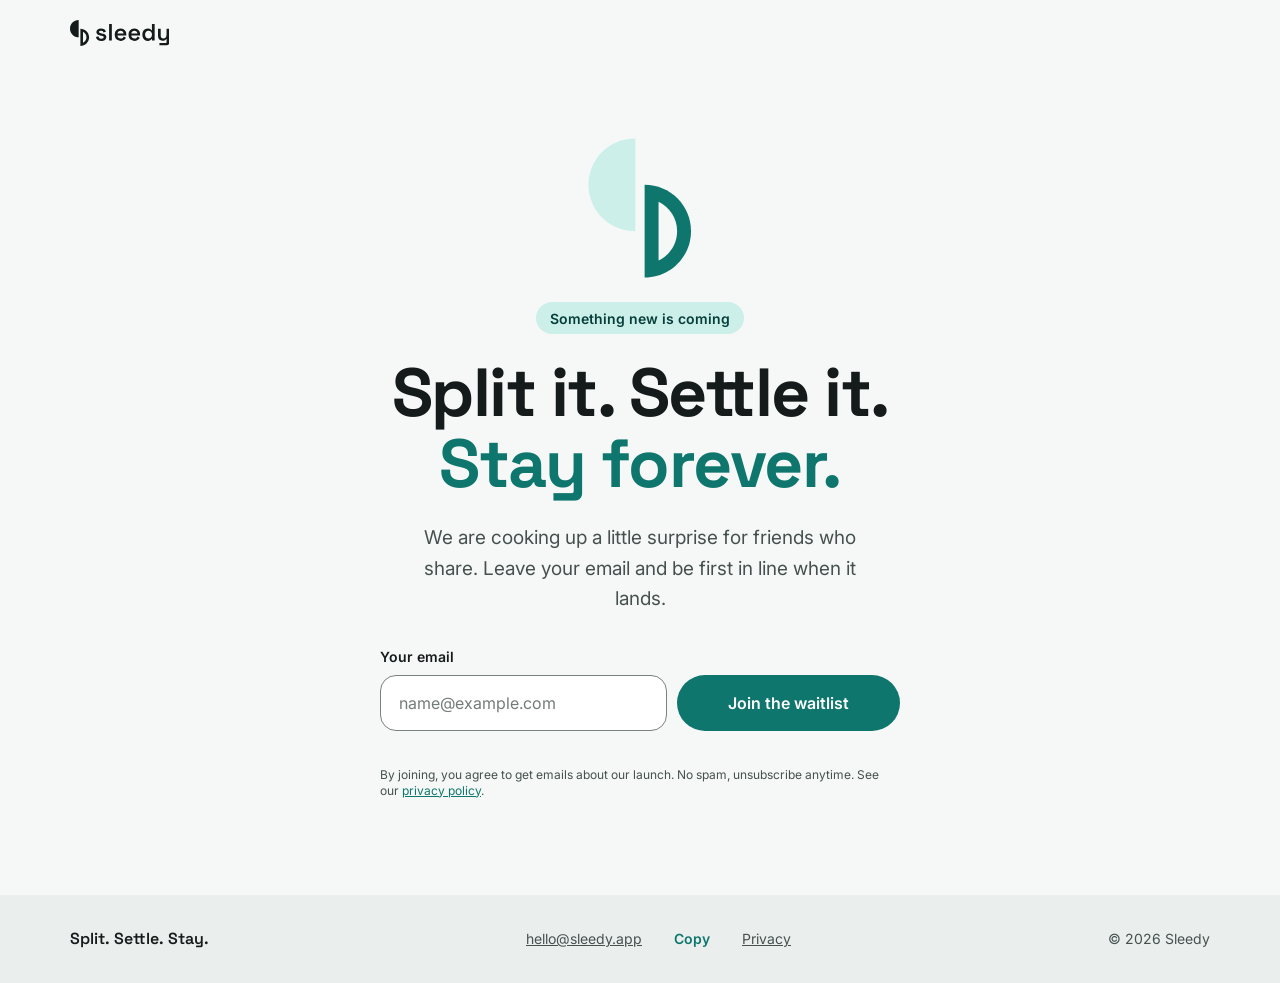
<file: index.html>
<!doctype html>
<html lang="en">
<head>
<meta charset="utf-8">
<meta name="viewport" content="width=device-width, initial-scale=1">
<title>Sleedy App: Official Website | Split. Settle. Stay.</title>
<meta name="description" content="Official website of the Sleedy App, a group expense splitting app for friends who share. Join the waitlist and be first in line.">
<meta property="og:site_name" content="Sleedy App">
<meta property="og:title" content="Sleedy App: Official Website">
<meta property="og:description" content="Split. Settle. Stay. Join the waitlist for a surprise.">
<meta property="og:url" content="https://sleedy.app/">
<link rel="canonical" href="https://sleedy.app/">
<meta name="theme-color" content="#0F766E">
<link rel="preconnect" href="https://fonts.googleapis.com">
<link rel="preconnect" href="https://fonts.gstatic.com" crossorigin>
<link rel="stylesheet" href="https://fonts.googleapis.com/css2?family=Inter:wght@400;500;600;700&amp;family=Space+Grotesk:wght@500;600;700&amp;display=swap">
<link rel="stylesheet" href="/assets/site.css">
</head>
<body>
<header>
<div style="max-width: 1180px; margin: 0 auto; padding: 20px; display: flex; align-items: center">
<a href="/" aria-label="Sleedy home" style="display: inline-flex"><svg viewBox="0 0 763.6 200" height="26" fill="currentColor" style="display: block; height: 26px; width: auto; color: var(--on-s)" role="img" aria-label="Sleedy"><path d="M146.7 133.3C146.7 170.2 116.8 200 80 200V66.7C116.8 66.7 146.7 96.5 146.7 133.3ZM66.7 0V133.3C29.9 133.3 0 103.5 0 66.7C0 29.9 29.9 0 66.7 0ZM126.7 133.3C126.7 114.7 115.8 98.7 100 91.2V175.5C115.8 168 126.7 151.9 126.7 133.3Z"></path><path d="M597.9 160.6Q586.9 160.6 577.4 155.2Q567.9 149.8 562.3 139.3Q556.6 128.9 556.6 114.3V111.4Q556.6 96.7 562.3 86.3Q567.9 75.9 577.3 70.5Q586.8 65.1 597.9 65.1Q606.3 65.1 612.2 67.1Q618 69.1 621.6 72.2Q625.2 75.3 627.2 79H630.3V30H651.1V158H630.6V146.1H627.5Q624.2 151.6 617.5 156.1Q610.7 160.6 597.9 160.6ZM687.9 194.6V176.3H737.8Q742.9 176.3 742.9 170.8V145.6H739.8Q738.4 148.9 735.1 152.1Q731.8 155.3 726.3 157.4Q720.8 159.5 712.4 159.5Q702 159.5 693.9 154.8Q685.9 150.1 681.5 141.6Q677.1 133.1 677.1 121.8V67.7H697.9V120.2Q697.9 131.1 703.3 136.4Q708.7 141.7 718.6 141.7Q729.8 141.7 736.2 134.4Q742.7 127.1 742.7 113.4V67.7H763.6V175.2Q763.6 184.2 758.5 189.4Q753.3 194.6 744.6 194.6ZM389.8 160.6Q376.3 160.6 366 154.8Q355.6 149 349.9 138.5Q344.1 128 344.1 113.9V111.7Q344.1 97.5 349.8 87Q355.4 76.6 365.7 70.9Q375.9 65.1 389.3 65.1Q402.4 65.1 412.3 70.9Q422.2 76.6 427.7 87Q433.2 97.5 433.2 111.4V118.9H365.3Q365.7 129.5 372.8 135.9Q379.9 142.3 390.4 142.3Q400.6 142.3 405.6 137.8Q410.5 133.3 413 127.7L430.4 136.6Q427.9 141.5 423 147.1Q418.2 152.7 410.1 156.6Q402.1 160.6 389.8 160.6ZM496.1 160.6Q482.5 160.6 472.2 154.8Q461.9 149 456.1 138.5Q450.4 128 450.4 113.9V111.7Q450.4 97.5 456 87Q461.7 76.6 471.9 70.9Q482.2 65.1 495.5 65.1Q508.7 65.1 518.5 70.9Q528.4 76.6 533.9 87Q539.4 97.5 539.4 111.4V118.9H471.6Q471.9 129.5 479.1 135.9Q486.2 142.3 496.6 142.3Q506.9 142.3 511.8 137.8Q516.7 133.3 519.3 127.7L536.7 136.6Q534.1 141.5 529.2 147.1Q524.4 152.7 516.4 156.6Q508.3 160.6 496.1 160.6ZM242.1 160.6Q224.5 160.6 213.2 152.9Q201.8 145.2 199.5 130.4L218.8 125.5Q220.1 132.4 223.4 136.4Q226.7 140.4 231.6 142.1Q236.4 143.7 242.1 143.7Q250.7 143.7 255 140.6Q259.3 137.5 259.3 132.8Q259.3 127.8 255.2 125.5Q251 123.1 242.6 121.4L236.9 120.5Q227.6 118.7 219.9 115.5Q212.3 112.3 207.6 106.7Q202.9 101.1 202.9 92.5Q202.9 79.4 212.7 72.2Q222.5 65.1 238.4 65.1Q253.6 65.1 263.5 71.9Q273.3 78.6 276.3 90L256.9 95.8Q255.4 88.2 250.5 85Q245.6 81.8 238.4 81.8Q231.1 81.8 227.2 84.3Q223.2 86.9 223.2 91.6Q223.2 96.4 227.3 98.8Q231.3 101.1 238.1 102.2L243.7 103.3Q253.8 105.2 261.9 108.1Q270.1 111 274.8 116.5Q279.6 122 279.6 131.3Q279.6 145.4 269.4 153Q259.3 160.6 242.1 160.6ZM300.8 158V30H321.8V158ZM604.1 142.3Q615.5 142.3 623 134.9Q630.5 127.5 630.5 113.8V111.9Q630.5 98 623.1 90.7Q615.6 83.4 604.1 83.4Q592.8 83.4 585.2 90.7Q577.6 98 577.6 111.9V113.8Q577.6 127.5 585.2 134.9Q592.8 142.3 604.1 142.3ZM365.5 103H411.8Q411 94 404.9 88.7Q398.8 83.4 389.1 83.4Q379 83.4 373 88.7Q367 94 365.5 103ZM471.7 103H518Q517.3 94 511.1 88.7Q505 83.4 495.3 83.4Q485.3 83.4 479.2 88.7Q473.2 94 471.7 103Z"></path></svg></a>
</div>
</header>
<main style="flex: 1 0 auto; display: flex; align-items: center">
<section aria-labelledby="hero-title" style="max-width: 640px; width: 100%; margin: 0 auto; padding: clamp(24px, 6vw, 72px) 20px clamp(48px, 8vw, 96px); display: flex; flex-direction: column; align-items: center; text-align: center; gap: 24px">
<button type="button" id="logo-btn" class="lr-btn tap lr-run" aria-label="Replay the Sleedy logo animation" style="width: 176px; height: 140px; display: flex; align-items: center; justify-content: center"><span style="display: flex; align-items: center; justify-content: center"><svg class="lr" viewBox="40 8 176 240" width="102" height="140" aria-hidden="true" focusable="false"><g class="lr-sx"><g class="lr-sy"><path class="lr-s" d="M129 48V208C128.7 208 128.3 208 128 208C83.8 208 48 172.2 48 128C48 83.8 83.8 48 128 48C128.3 48 128.7 48 129 48Z"></path></g></g><g class="lr-dx"><g class="lr-dy"><path class="lr-d" d="M208 128C208 172.2 172.2 208 128 208V48C172.2 48 208 83.8 208 128Z"></path><g transform="translate(152 128)"><path class="lr-h" d="M32 0C32 22.3 18.9 41.6 0 50.6V-50.6C18.9 -41.6 32 -22.3 32 0Z"></path></g></g></g></svg></span></button>
<span class="pill p" style="height: 32px; padding: 0 14px; font-size: 14px">Something new is coming</span>
<h1 id="hero-title" class="disp" style="margin: 0; font-size: clamp(40px, 9vw, 68px); line-height: 1.04; letter-spacing: -1.5px">Split it. Settle it.<br><span style="color: var(--primary)">Stay forever.</span></h1>
<p class="bl mut" style="margin: 0; font-size: clamp(17px, 2.4vw, 19px); line-height: 1.6; max-width: 480px">We are cooking up a little surprise for friends who share. Leave your email and be first in line when it lands.</p>

<form id="wl-form" novalidate aria-labelledby="hero-title" style="width: 100%; max-width: 520px; display: flex; flex-direction: column; align-items: stretch; gap: 8px; text-align: left; margin-top: 8px">
<label for="wl-email" class="bm" style="font-weight: 600; color: var(--on-s)">Your email</label>
<div style="display: flex; flex-wrap: wrap; gap: 10px">
<input id="wl-email" class="wl-in" type="email" name="email" required inputmode="email" autocomplete="email" autocapitalize="none" spellcheck="false" enterkeyhint="go" placeholder="name@example.com" aria-describedby="wl-err wl-note" style="flex: 1 1 240px; min-width: 0; min-height: 56px; padding: 0 18px; border-radius: 16px; border: 1.5px solid var(--outline); background: var(--surface); color: var(--on-s); font: 400 16px/24px Inter, system-ui, sans-serif">
<div class="hp" aria-hidden="true"><label>Leave this empty <input type="text" name="website" tabindex="-1" autocomplete="off"></label></div>
<button type="submit" id="wl-btn" class="btn filled tap" style="flex: 1 0 auto; min-height: 56px; padding: 0 28px; font-size: 16px">Join the waitlist</button>
</div>
<p id="wl-err" class="bm" aria-live="polite" style="margin: 0; min-height: 20px; color: var(--error)"></p>
<p id="wl-note" class="bs mut" style="margin: 0">By joining, you agree to get emails about our launch. No spam, unsubscribe anytime. See our <a href="/privacy/">privacy policy</a>.</p>
</form>

<div id="wl-done" role="status" hidden style="width: 100%; max-width: 520px; display: flex; flex-direction: column; align-items: center; gap: 12px; padding: 24px; margin-top: 8px; border-radius: 24px; background: var(--primary-c); color: var(--on-primary-c)">
<svg width="32" height="32" viewBox="0 0 24 24" fill="none" stroke="currentColor" stroke-width="2.4" stroke-linecap="round" stroke-linejoin="round" aria-hidden="true"><path d="M5 12.5l4.5 4.5L19 7.5"></path></svg>
<p class="tl" style="margin: 0; font-family: 'Space Grotesk', sans-serif; font-size: 24px; font-weight: 700">You're on the list!</p>
<p class="bl" style="margin: 0">Keep an eye on <span id="wl-who"></span>. The surprise is on its way.</p>
<button type="button" id="wl-reset" class="btn txt tap" style="min-height: 48px; color: var(--on-primary-c)">Use a different email</button>
</div>
</section>
</main>
<footer style="background: var(--s-c)">
<div style="max-width: 1180px; margin: 0 auto; padding: 20px; display: flex; flex-wrap: wrap; justify-content: space-between; align-items: center; gap: 8px 24px; font-size: 14px; color: var(--on-s-v)">
<span class="tm" style="font-family: 'Space Grotesk', sans-serif; color: var(--on-s)">Split. Settle. Stay.</span>
<span style="display: inline-flex; flex-wrap: wrap; align-items: center; gap: 4px 16px">
<a href="mailto:hello@sleedy.app" class="tap" style="color: var(--on-s-v); min-height: 48px; display: inline-flex; align-items: center">hello@sleedy.app</a>
<button type="button" id="copy-email" class="btn txt sm tap" aria-label="Copy email address hello@sleedy.app" style="min-height: 48px" hidden>Copy</button>
<a href="/privacy/" class="tap" style="color: var(--on-s-v); min-height: 48px; display: inline-flex; align-items: center">Privacy</a>
</span>
<span>© 2026 Sleedy</span>
</div>
</footer>
<script src="/assets/config.js"></script>
<script src="/assets/site.js"></script>
</body>
</html>
</file>
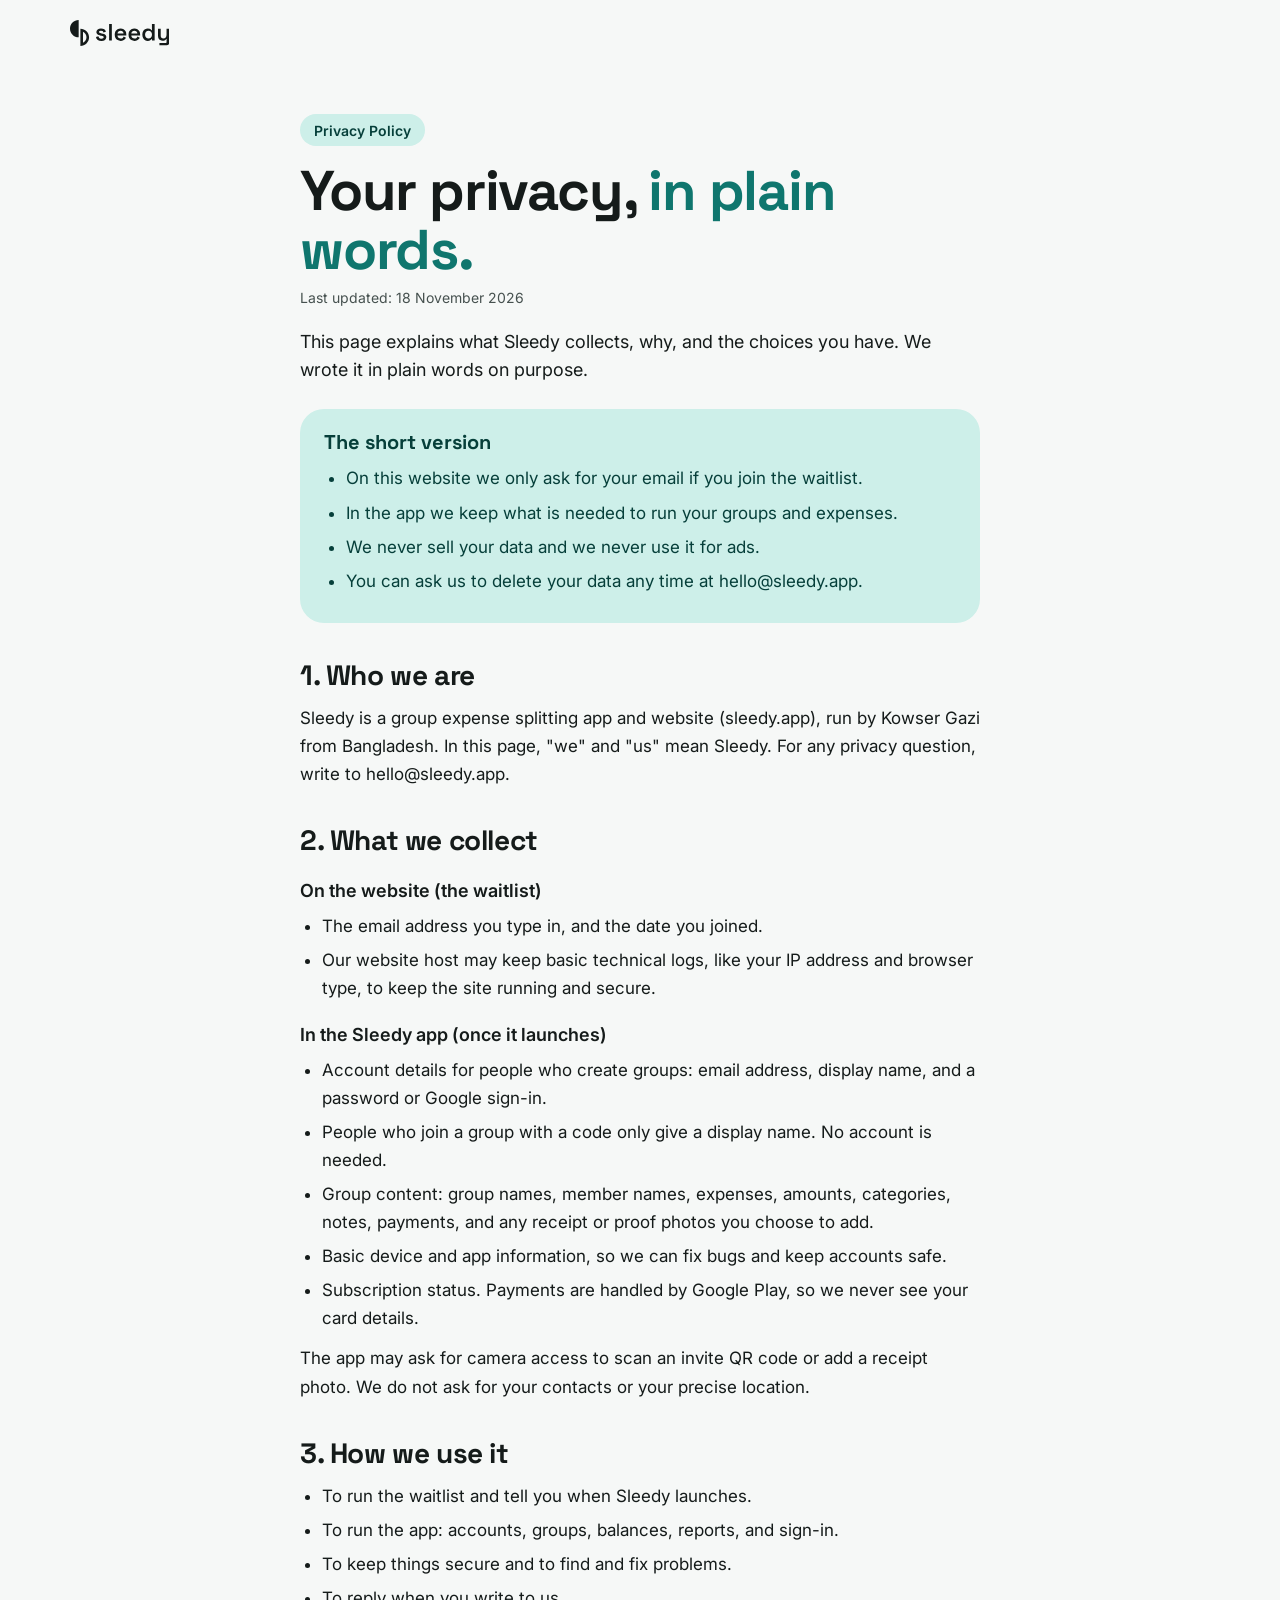
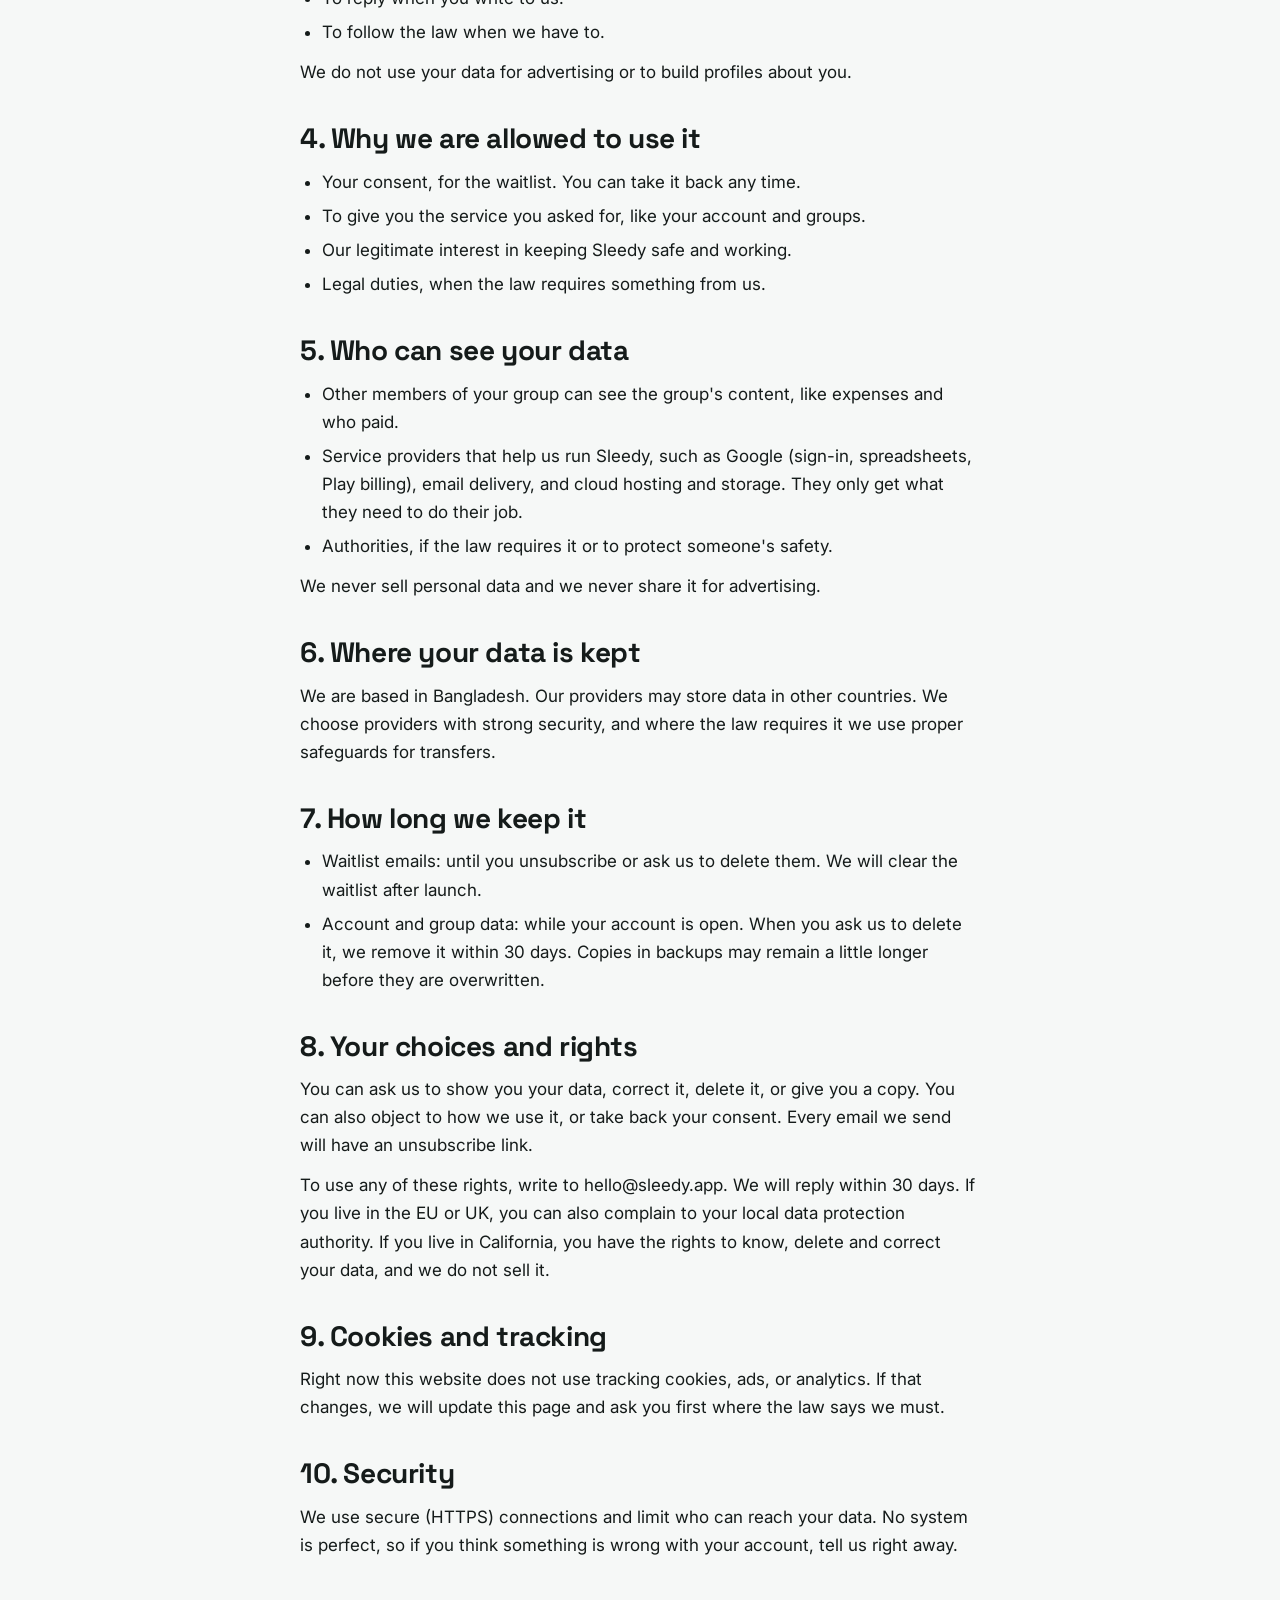
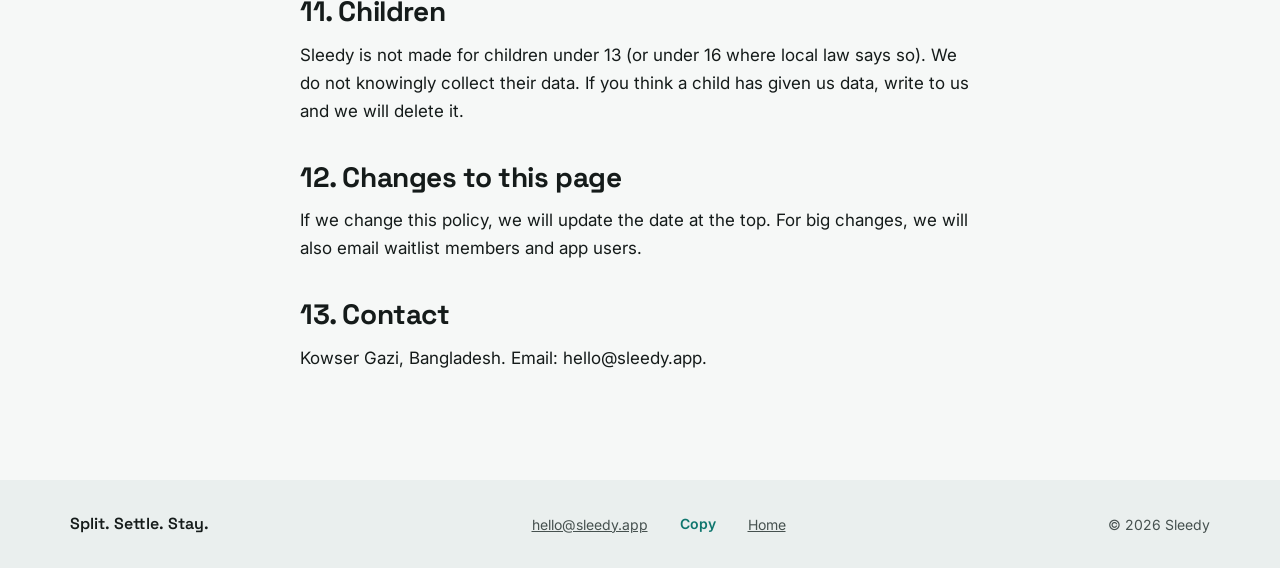
<file: privacy/index.html>
<!doctype html>
<html lang="en">
<head>
<meta charset="utf-8">
<meta name="viewport" content="width=device-width, initial-scale=1">
<title>Privacy Policy | Sleedy App Official Website</title>
<meta name="description" content="How Sleedy handles your data, in plain words.">
<meta name="theme-color" content="#0F766E">
<link rel="preconnect" href="https://fonts.googleapis.com">
<link rel="preconnect" href="https://fonts.gstatic.com" crossorigin>
<link rel="stylesheet" href="https://fonts.googleapis.com/css2?family=Inter:wght@400;500;600;700&amp;family=Space+Grotesk:wght@500;600;700&amp;display=swap">
<link rel="canonical" href="https://sleedy.app/privacy/">
<link rel="stylesheet" href="/assets/site.css">
</head>
<body>
<header>
<div style="max-width: 1180px; margin: 0 auto; padding: 20px; display: flex; align-items: center">
<a href="/" aria-label="Sleedy home" style="display: inline-flex"><svg viewBox="0 0 763.6 200" height="26" fill="currentColor" style="display: block; height: 26px; width: auto; color: var(--on-s)" role="img" aria-label="Sleedy"><path d="M146.7 133.3C146.7 170.2 116.8 200 80 200V66.7C116.8 66.7 146.7 96.5 146.7 133.3ZM66.7 0V133.3C29.9 133.3 0 103.5 0 66.7C0 29.9 29.9 0 66.7 0ZM126.7 133.3C126.7 114.7 115.8 98.7 100 91.2V175.5C115.8 168 126.7 151.9 126.7 133.3Z"></path><path d="M597.9 160.6Q586.9 160.6 577.4 155.2Q567.9 149.8 562.3 139.3Q556.6 128.9 556.6 114.3V111.4Q556.6 96.7 562.3 86.3Q567.9 75.9 577.3 70.5Q586.8 65.1 597.9 65.1Q606.3 65.1 612.2 67.1Q618 69.1 621.6 72.2Q625.2 75.3 627.2 79H630.3V30H651.1V158H630.6V146.1H627.5Q624.2 151.6 617.5 156.1Q610.7 160.6 597.9 160.6ZM687.9 194.6V176.3H737.8Q742.9 176.3 742.9 170.8V145.6H739.8Q738.4 148.9 735.1 152.1Q731.8 155.3 726.3 157.4Q720.8 159.5 712.4 159.5Q702 159.5 693.9 154.8Q685.9 150.1 681.5 141.6Q677.1 133.1 677.1 121.8V67.7H697.9V120.2Q697.9 131.1 703.3 136.4Q708.7 141.7 718.6 141.7Q729.8 141.7 736.2 134.4Q742.7 127.1 742.7 113.4V67.7H763.6V175.2Q763.6 184.2 758.5 189.4Q753.3 194.6 744.6 194.6ZM389.8 160.6Q376.3 160.6 366 154.8Q355.6 149 349.9 138.5Q344.1 128 344.1 113.9V111.7Q344.1 97.5 349.8 87Q355.4 76.6 365.7 70.9Q375.9 65.1 389.3 65.1Q402.4 65.1 412.3 70.9Q422.2 76.6 427.7 87Q433.2 97.5 433.2 111.4V118.9H365.3Q365.7 129.5 372.8 135.9Q379.9 142.3 390.4 142.3Q400.6 142.3 405.6 137.8Q410.5 133.3 413 127.7L430.4 136.6Q427.9 141.5 423 147.1Q418.2 152.7 410.1 156.6Q402.1 160.6 389.8 160.6ZM496.1 160.6Q482.5 160.6 472.2 154.8Q461.9 149 456.1 138.5Q450.4 128 450.4 113.9V111.7Q450.4 97.5 456 87Q461.7 76.6 471.9 70.9Q482.2 65.1 495.5 65.1Q508.7 65.1 518.5 70.9Q528.4 76.6 533.9 87Q539.4 97.5 539.4 111.4V118.9H471.6Q471.9 129.5 479.1 135.9Q486.2 142.3 496.6 142.3Q506.9 142.3 511.8 137.8Q516.7 133.3 519.3 127.7L536.7 136.6Q534.1 141.5 529.2 147.1Q524.4 152.7 516.4 156.6Q508.3 160.6 496.1 160.6ZM242.1 160.6Q224.5 160.6 213.2 152.9Q201.8 145.2 199.5 130.4L218.8 125.5Q220.1 132.4 223.4 136.4Q226.7 140.4 231.6 142.1Q236.4 143.7 242.1 143.7Q250.7 143.7 255 140.6Q259.3 137.5 259.3 132.8Q259.3 127.8 255.2 125.5Q251 123.1 242.6 121.4L236.9 120.5Q227.6 118.7 219.9 115.5Q212.3 112.3 207.6 106.7Q202.9 101.1 202.9 92.5Q202.9 79.4 212.7 72.2Q222.5 65.1 238.4 65.1Q253.6 65.1 263.5 71.9Q273.3 78.6 276.3 90L256.9 95.8Q255.4 88.2 250.5 85Q245.6 81.8 238.4 81.8Q231.1 81.8 227.2 84.3Q223.2 86.9 223.2 91.6Q223.2 96.4 227.3 98.8Q231.3 101.1 238.1 102.2L243.7 103.3Q253.8 105.2 261.9 108.1Q270.1 111 274.8 116.5Q279.6 122 279.6 131.3Q279.6 145.4 269.4 153Q259.3 160.6 242.1 160.6ZM300.8 158V30H321.8V158ZM604.1 142.3Q615.5 142.3 623 134.9Q630.5 127.5 630.5 113.8V111.9Q630.5 98 623.1 90.7Q615.6 83.4 604.1 83.4Q592.8 83.4 585.2 90.7Q577.6 98 577.6 111.9V113.8Q577.6 127.5 585.2 134.9Q592.8 142.3 604.1 142.3ZM365.5 103H411.8Q411 94 404.9 88.7Q398.8 83.4 389.1 83.4Q379 83.4 373 88.7Q367 94 365.5 103ZM471.7 103H518Q517.3 94 511.1 88.7Q505 83.4 495.3 83.4Q485.3 83.4 479.2 88.7Q473.2 94 471.7 103Z"></path></svg></a>
</div>
</header>
<main style="flex: 1 0 auto">
<article style="max-width: 720px; width: 100%; margin: 0 auto; padding: clamp(16px, 4vw, 48px) 20px clamp(48px, 8vw, 96px)">
<span class="pill p" style="height: 32px; padding: 0 14px; font-size: 14px">Privacy Policy</span>
<h1 class="disp" style="margin: 16px 0 8px; font-size: clamp(36px, 8vw, 56px); line-height: 1.05; letter-spacing: -1.2px">Your privacy, <span style="color: var(--primary)">in plain words.</span></h1>
<p class="bm mut" style="margin: 0 0 20px">Last updated: 18 November 2026</p>
<p class="bl" style="margin: 0 0 24px; font-size: 18px; line-height: 1.6">This page explains what Sleedy collects, why, and the choices you have. We wrote it in plain words on purpose.</p>
<div style="padding: 20px 24px; border-radius: 24px; background: var(--primary-c); color: var(--on-primary-c)">
<h2 class="tl" style="margin: 0 0 10px; font-family: 'Space Grotesk', sans-serif; font-size: 20px; font-weight: 700">The short version</h2>
<ul class="bl" style="margin: 0; padding-left: 22px; font-size: 17px; line-height: 1.55"><li style="margin-bottom: 8px">On this website we only ask for your email if you join the waitlist.</li><li style="margin-bottom: 8px">In the app we keep what is needed to run your groups and expenses.</li><li style="margin-bottom: 8px">We never sell your data and we never use it for ads.</li><li style="margin-bottom: 8px">You can ask us to delete your data any time at hello@sleedy.app.</li></ul>
</div>
<section aria-labelledby="s1" style="margin-top: 36px"><h2 id="s1" class="disp" style="margin: 0 0 12px; font-size: clamp(22px, 3.4vw, 28px); line-height: 1.2; letter-spacing: -0.4px">1. Who we are</h2>
<p class="bl" style="margin: 0 0 12px; font-size: 17px; line-height: 1.65">Sleedy is a group expense splitting app and website (sleedy.app), run by Kowser Gazi from Bangladesh. In this page, &quot;we&quot; and &quot;us&quot; mean Sleedy. For any privacy question, write to hello@sleedy.app.</p>
</section>
<section aria-labelledby="s2" style="margin-top: 36px"><h2 id="s2" class="disp" style="margin: 0 0 12px; font-size: clamp(22px, 3.4vw, 28px); line-height: 1.2; letter-spacing: -0.4px">2. What we collect</h2>
<h3 class="tl" style="margin: 20px 0 8px; font-size: 18px; font-weight: 600; color: var(--on-s)">On the website (the waitlist)</h3>
<ul class="bl" style="margin: 0 0 12px; padding-left: 22px; font-size: 17px; line-height: 1.65"><li style="margin-bottom: 6px">The email address you type in, and the date you joined.</li><li style="margin-bottom: 6px">Our website host may keep basic technical logs, like your IP address and browser type, to keep the site running and secure.</li></ul>
<h3 class="tl" style="margin: 20px 0 8px; font-size: 18px; font-weight: 600; color: var(--on-s)">In the Sleedy app (once it launches)</h3>
<ul class="bl" style="margin: 0 0 12px; padding-left: 22px; font-size: 17px; line-height: 1.65"><li style="margin-bottom: 6px">Account details for people who create groups: email address, display name, and a password or Google sign-in.</li><li style="margin-bottom: 6px">People who join a group with a code only give a display name. No account is needed.</li><li style="margin-bottom: 6px">Group content: group names, member names, expenses, amounts, categories, notes, payments, and any receipt or proof photos you choose to add.</li><li style="margin-bottom: 6px">Basic device and app information, so we can fix bugs and keep accounts safe.</li><li style="margin-bottom: 6px">Subscription status. Payments are handled by Google Play, so we never see your card details.</li></ul>
<p class="bl" style="margin: 0 0 12px; font-size: 17px; line-height: 1.65">The app may ask for camera access to scan an invite QR code or add a receipt photo. We do not ask for your contacts or your precise location.</p>
</section>
<section aria-labelledby="s3" style="margin-top: 36px"><h2 id="s3" class="disp" style="margin: 0 0 12px; font-size: clamp(22px, 3.4vw, 28px); line-height: 1.2; letter-spacing: -0.4px">3. How we use it</h2>
<ul class="bl" style="margin: 0 0 12px; padding-left: 22px; font-size: 17px; line-height: 1.65"><li style="margin-bottom: 6px">To run the waitlist and tell you when Sleedy launches.</li><li style="margin-bottom: 6px">To run the app: accounts, groups, balances, reports, and sign-in.</li><li style="margin-bottom: 6px">To keep things secure and to find and fix problems.</li><li style="margin-bottom: 6px">To reply when you write to us.</li><li style="margin-bottom: 6px">To follow the law when we have to.</li></ul>
<p class="bl" style="margin: 0 0 12px; font-size: 17px; line-height: 1.65">We do not use your data for advertising or to build profiles about you.</p>
</section>
<section aria-labelledby="s4" style="margin-top: 36px"><h2 id="s4" class="disp" style="margin: 0 0 12px; font-size: clamp(22px, 3.4vw, 28px); line-height: 1.2; letter-spacing: -0.4px">4. Why we are allowed to use it</h2>
<ul class="bl" style="margin: 0 0 12px; padding-left: 22px; font-size: 17px; line-height: 1.65"><li style="margin-bottom: 6px">Your consent, for the waitlist. You can take it back any time.</li><li style="margin-bottom: 6px">To give you the service you asked for, like your account and groups.</li><li style="margin-bottom: 6px">Our legitimate interest in keeping Sleedy safe and working.</li><li style="margin-bottom: 6px">Legal duties, when the law requires something from us.</li></ul>
</section>
<section aria-labelledby="s5" style="margin-top: 36px"><h2 id="s5" class="disp" style="margin: 0 0 12px; font-size: clamp(22px, 3.4vw, 28px); line-height: 1.2; letter-spacing: -0.4px">5. Who can see your data</h2>
<ul class="bl" style="margin: 0 0 12px; padding-left: 22px; font-size: 17px; line-height: 1.65"><li style="margin-bottom: 6px">Other members of your group can see the group&#x27;s content, like expenses and who paid.</li><li style="margin-bottom: 6px">Service providers that help us run Sleedy, such as Google (sign-in, spreadsheets, Play billing), email delivery, and cloud hosting and storage. They only get what they need to do their job.</li><li style="margin-bottom: 6px">Authorities, if the law requires it or to protect someone&#x27;s safety.</li></ul>
<p class="bl" style="margin: 0 0 12px; font-size: 17px; line-height: 1.65">We never sell personal data and we never share it for advertising.</p>
</section>
<section aria-labelledby="s6" style="margin-top: 36px"><h2 id="s6" class="disp" style="margin: 0 0 12px; font-size: clamp(22px, 3.4vw, 28px); line-height: 1.2; letter-spacing: -0.4px">6. Where your data is kept</h2>
<p class="bl" style="margin: 0 0 12px; font-size: 17px; line-height: 1.65">We are based in Bangladesh. Our providers may store data in other countries. We choose providers with strong security, and where the law requires it we use proper safeguards for transfers.</p>
</section>
<section aria-labelledby="s7" style="margin-top: 36px"><h2 id="s7" class="disp" style="margin: 0 0 12px; font-size: clamp(22px, 3.4vw, 28px); line-height: 1.2; letter-spacing: -0.4px">7. How long we keep it</h2>
<ul class="bl" style="margin: 0 0 12px; padding-left: 22px; font-size: 17px; line-height: 1.65"><li style="margin-bottom: 6px">Waitlist emails: until you unsubscribe or ask us to delete them. We will clear the waitlist after launch.</li><li style="margin-bottom: 6px">Account and group data: while your account is open. When you ask us to delete it, we remove it within 30 days. Copies in backups may remain a little longer before they are overwritten.</li></ul>
</section>
<section aria-labelledby="s8" style="margin-top: 36px"><h2 id="s8" class="disp" style="margin: 0 0 12px; font-size: clamp(22px, 3.4vw, 28px); line-height: 1.2; letter-spacing: -0.4px">8. Your choices and rights</h2>
<p class="bl" style="margin: 0 0 12px; font-size: 17px; line-height: 1.65">You can ask us to show you your data, correct it, delete it, or give you a copy. You can also object to how we use it, or take back your consent. Every email we send will have an unsubscribe link.</p>
<p class="bl" style="margin: 0 0 12px; font-size: 17px; line-height: 1.65">To use any of these rights, write to hello@sleedy.app. We will reply within 30 days. If you live in the EU or UK, you can also complain to your local data protection authority. If you live in California, you have the rights to know, delete and correct your data, and we do not sell it.</p>
</section>
<section aria-labelledby="s9" style="margin-top: 36px"><h2 id="s9" class="disp" style="margin: 0 0 12px; font-size: clamp(22px, 3.4vw, 28px); line-height: 1.2; letter-spacing: -0.4px">9. Cookies and tracking</h2>
<p class="bl" style="margin: 0 0 12px; font-size: 17px; line-height: 1.65">Right now this website does not use tracking cookies, ads, or analytics. If that changes, we will update this page and ask you first where the law says we must.</p>
</section>
<section aria-labelledby="s10" style="margin-top: 36px"><h2 id="s10" class="disp" style="margin: 0 0 12px; font-size: clamp(22px, 3.4vw, 28px); line-height: 1.2; letter-spacing: -0.4px">10. Security</h2>
<p class="bl" style="margin: 0 0 12px; font-size: 17px; line-height: 1.65">We use secure (HTTPS) connections and limit who can reach your data. No system is perfect, so if you think something is wrong with your account, tell us right away.</p>
</section>
<section aria-labelledby="s11" style="margin-top: 36px"><h2 id="s11" class="disp" style="margin: 0 0 12px; font-size: clamp(22px, 3.4vw, 28px); line-height: 1.2; letter-spacing: -0.4px">11. Children</h2>
<p class="bl" style="margin: 0 0 12px; font-size: 17px; line-height: 1.65">Sleedy is not made for children under 13 (or under 16 where local law says so). We do not knowingly collect their data. If you think a child has given us data, write to us and we will delete it.</p>
</section>
<section aria-labelledby="s12" style="margin-top: 36px"><h2 id="s12" class="disp" style="margin: 0 0 12px; font-size: clamp(22px, 3.4vw, 28px); line-height: 1.2; letter-spacing: -0.4px">12. Changes to this page</h2>
<p class="bl" style="margin: 0 0 12px; font-size: 17px; line-height: 1.65">If we change this policy, we will update the date at the top. For big changes, we will also email waitlist members and app users.</p>
</section>
<section aria-labelledby="s13" style="margin-top: 36px"><h2 id="s13" class="disp" style="margin: 0 0 12px; font-size: clamp(22px, 3.4vw, 28px); line-height: 1.2; letter-spacing: -0.4px">13. Contact</h2>
<p class="bl" style="margin: 0 0 12px; font-size: 17px; line-height: 1.65">Kowser Gazi, Bangladesh. Email: hello@sleedy.app.</p>
</section>
</article>
</main>
<footer style="background: var(--s-c)">
<div style="max-width: 1180px; margin: 0 auto; padding: 20px; display: flex; flex-wrap: wrap; justify-content: space-between; align-items: center; gap: 8px 24px; font-size: 14px; color: var(--on-s-v)">
<span class="tm" style="font-family: 'Space Grotesk', sans-serif; color: var(--on-s)">Split. Settle. Stay.</span>
<span style="display: inline-flex; flex-wrap: wrap; align-items: center; gap: 4px 16px">
<a href="mailto:hello@sleedy.app" class="tap" style="color: var(--on-s-v); min-height: 48px; display: inline-flex; align-items: center">hello@sleedy.app</a>
<button type="button" id="copy-email" class="btn txt sm tap" aria-label="Copy email address hello@sleedy.app" style="min-height: 48px" hidden>Copy</button>
<a href="/" class="tap" style="color: var(--on-s-v); min-height: 48px; display: inline-flex; align-items: center">Home</a>
</span>
<span>© 2026 Sleedy</span>
</div>
</footer>
<script src="/assets/config.js"></script>
<script src="/assets/site.js"></script>
</body>
</html>
</file>
<file: assets/site.css>
/* Sleedy website styles. Tokens come from the Sleedy design system (Minimal Material 3, teal seed). */
:root{
  --primary:#0F766E;--on-primary:#FFFFFF;--primary-c:#CDEFE9;--on-primary-c:#063F3A;
  --bg:#F6F8F7;--surface:#FFFFFF;--s-c:#EAEFEE;
  --on-s:#151B1A;--on-s-v:#46514F;--outline:#78827F;
  --error:#C2412D;--err-bg:#FDF5F3;
  color-scheme:light dark;
}
@media (prefers-color-scheme:dark){:root{
  --primary:#7DD8CC;--on-primary:#00332D;--primary-c:#0E4E47;--on-primary-c:#B3F2E8;
  --bg:#0D1211;--surface:#161C1B;--s-c:#1F2726;
  --on-s:#E2E8E6;--on-s-v:#B9C5C2;--outline:#87928F;
  --error:#F4A295;--err-bg:#2D2422;
}}
*{box-sizing:border-box}
html{-webkit-text-size-adjust:100%}
body{margin:0;min-height:100vh;display:flex;flex-direction:column;background:var(--bg);color:var(--on-s);font-family:Inter,system-ui,sans-serif;-webkit-font-smoothing:antialiased}
a{color:var(--primary)}a:hover{opacity:.85}
.disp{font-family:'Space Grotesk',sans-serif;font-weight:700;letter-spacing:-.6px;margin:0}
.tl{font-size:20px;line-height:26px;font-weight:600;margin:0}
.tm{font-size:16px;line-height:22px;font-weight:600;margin:0}
.bl{font-size:16px;line-height:24px;margin:0}
.bm{font-size:14px;line-height:20px;margin:0}
.bs{font-size:12px;line-height:16px;margin:0}
.mut{color:var(--on-s-v)}
.pill{display:inline-flex;align-items:center;gap:4px;height:24px;padding:0 10px;border-radius:999px;font-size:12px;font-weight:600;background:var(--s-c);color:var(--on-s-v);white-space:nowrap}
.pill.p{background:var(--primary-c);color:var(--on-primary-c)}
.btn{min-height:52px;padding:0 24px;border-radius:999px;border:0;font:600 15px/20px Inter,system-ui,sans-serif;display:inline-flex;align-items:center;justify-content:center;gap:8px;text-decoration:none;cursor:pointer;white-space:nowrap}
.btn.sm{min-height:40px;padding:0 16px;font-size:14px}
.filled{background:var(--primary);color:var(--on-primary)}
.txt{background:transparent;color:var(--primary);padding:0 12px}
.btn:hover{filter:brightness(.97)}
.btn[disabled]{opacity:.5;cursor:default}
.tap{-webkit-tap-highlight-color:transparent;touch-action:manipulation;cursor:pointer}
.wl-in:focus-visible{outline:none;border-color:var(--primary);box-shadow:0 0 0 3px color-mix(in srgb,var(--primary) 25%,transparent)}
.wl-in[aria-invalid="true"]{border-color:var(--error);background:var(--err-bg)}
.wl-in::placeholder{color:var(--on-s-v);opacity:.75}
.hp{position:absolute;left:-9999px;width:1px;height:1px;overflow:hidden}
[hidden]{display:none!important}
/* Logo reveal */
.lr{display:block;overflow:visible}
.lr-s{fill:var(--primary-c)}.lr-d{fill:var(--primary)}.lr-h{fill:var(--bg)}
.lr-sx{transform:translateX(-9px)}.lr-sy{transform:translateY(-40px)}
.lr-dx{transform:translateX(8px)}.lr-dy{transform:translateY(40px)}
.lr-h{transform-box:fill-box;transform-origin:0px 50.6px}
@media (prefers-reduced-motion:no-preference){
.lr-run .lr{transform-origin:50% 50%;animation:lrPop 380ms cubic-bezier(.34,1.3,.64,1) both}
.lr-run .lr-sx{animation:lrSx 300ms cubic-bezier(.2,0,0,1) 380ms both}
.lr-run .lr-dx{animation:lrDx 300ms cubic-bezier(.2,0,0,1) 380ms both}
.lr-run .lr-sy{animation:lrSy 520ms cubic-bezier(.2,0,0,1) 560ms both}
.lr-run .lr-dy{animation:lrDy 520ms cubic-bezier(.2,0,0,1) 560ms both}
.lr-run .lr-h{animation:lrH 360ms cubic-bezier(.05,.7,.1,1) 1000ms both}
}
@keyframes lrPop{0%{transform:scale(.001);opacity:0}25%{opacity:1}100%{transform:scale(1);opacity:1}}
@keyframes lrSx{from{transform:translateX(0)}to{transform:translateX(-9px)}}
@keyframes lrDx{from{transform:translateX(0)}to{transform:translateX(8px)}}
@keyframes lrSy{from{transform:translateY(0)}to{transform:translateY(-40px)}}
@keyframes lrDy{from{transform:translateY(0)}to{transform:translateY(40px)}}
@keyframes lrH{from{transform:scale(.001)}to{transform:scale(1)}}
.lr-btn{background:none;border:0;padding:0;margin:0;border-radius:24px}
.lr-btn:focus-visible{outline:3px solid var(--primary);outline-offset:4px}
</file>
